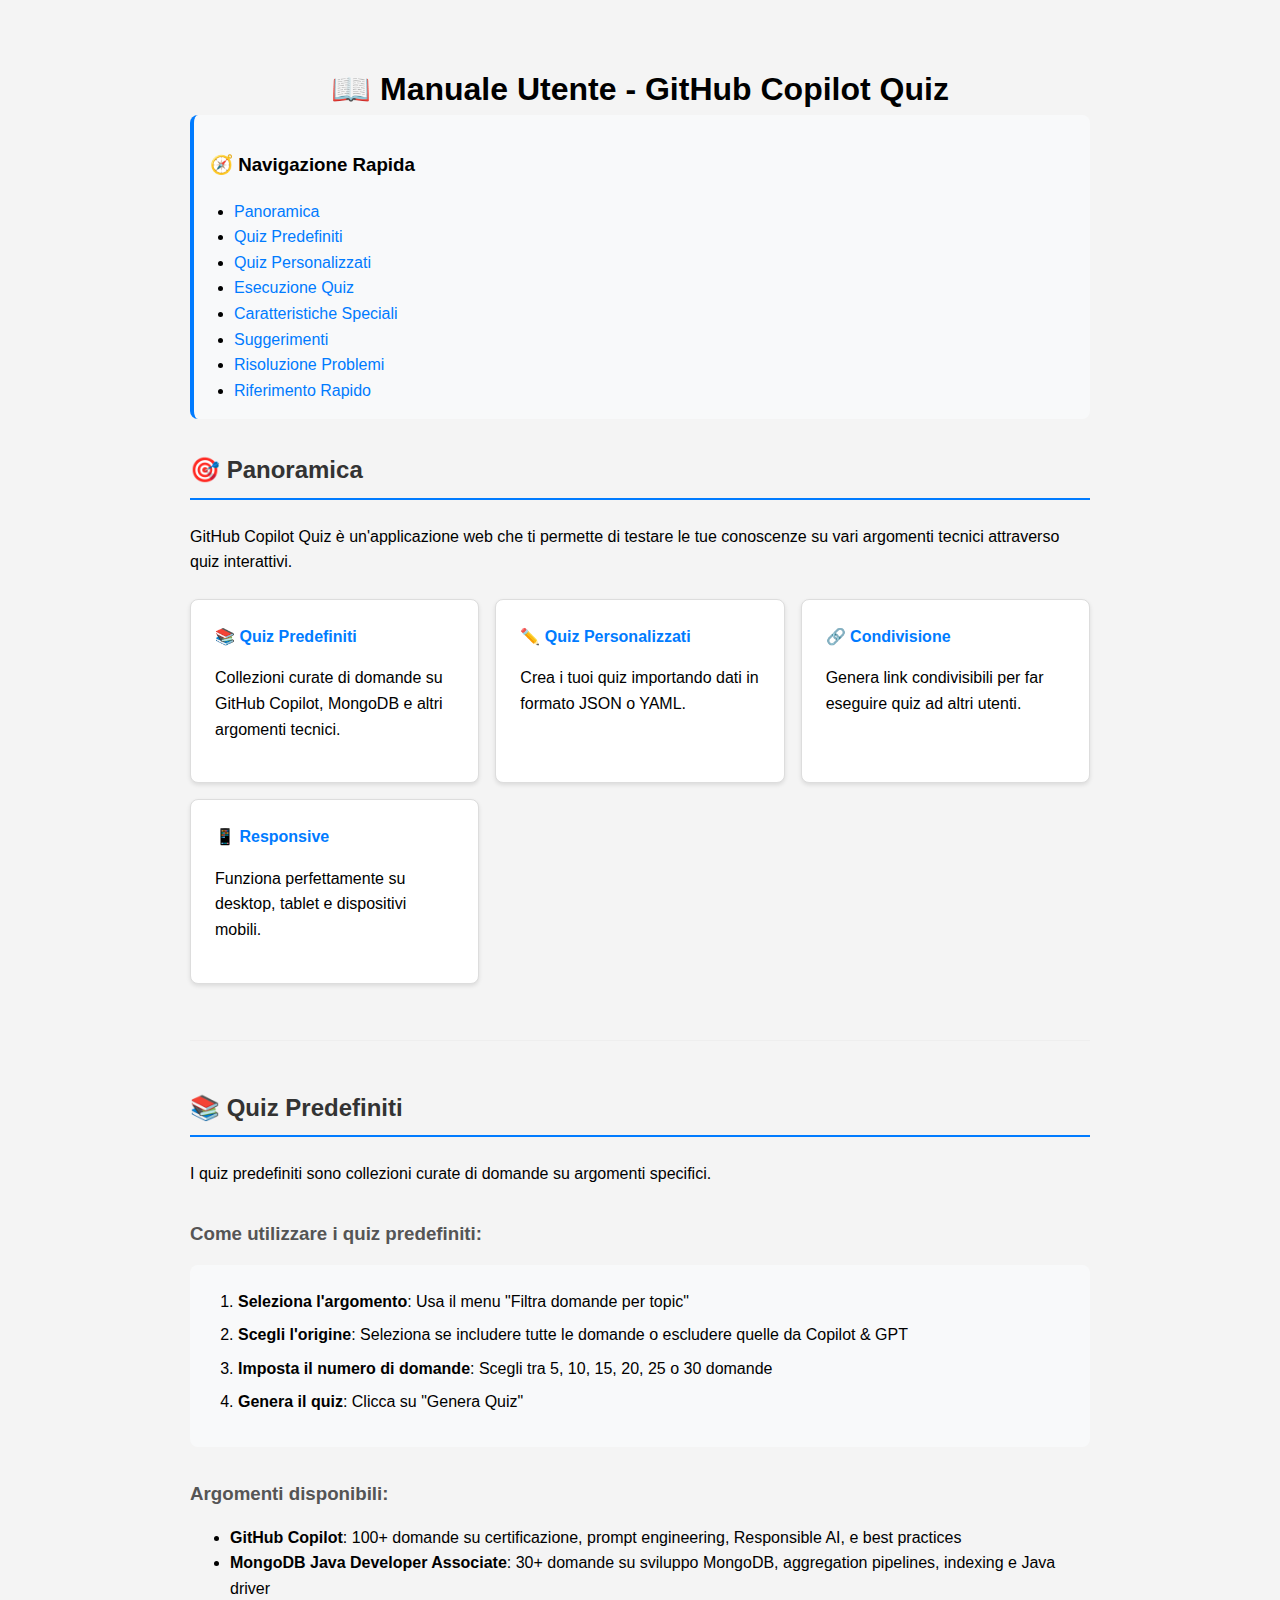
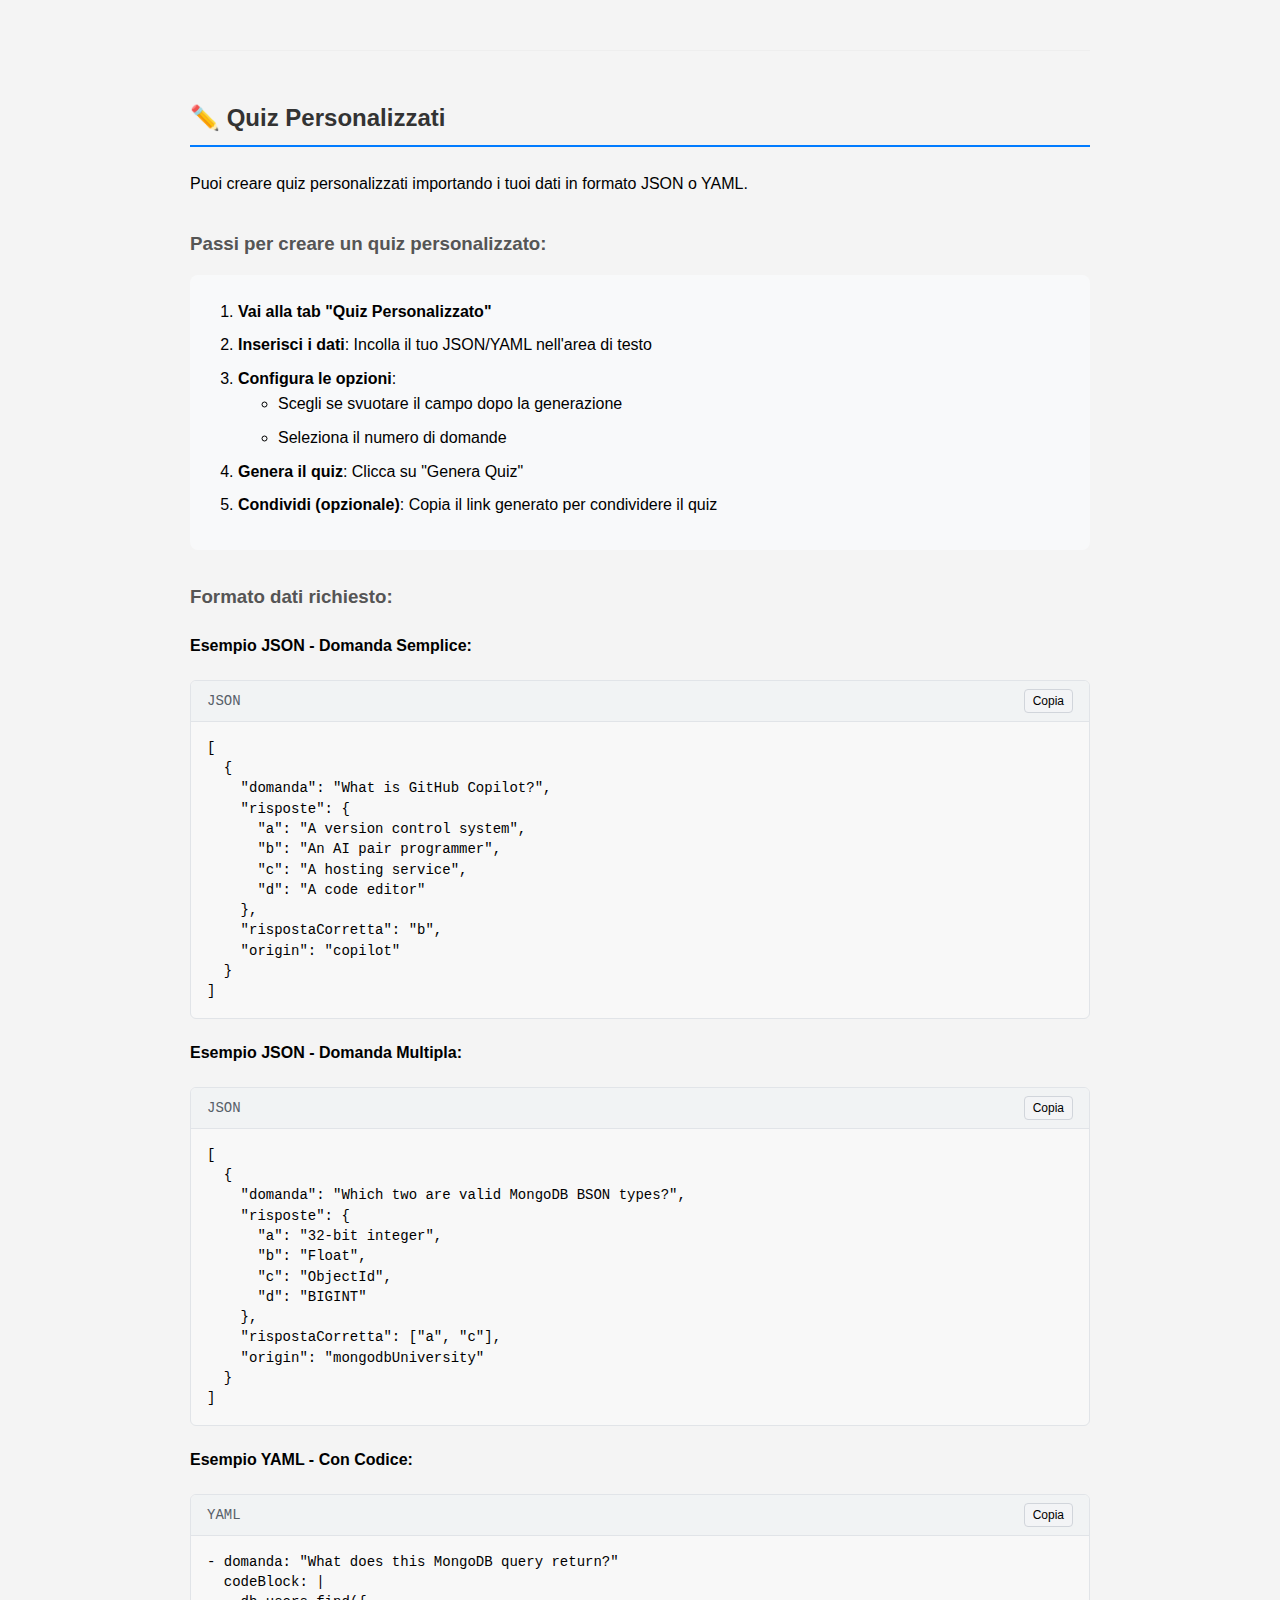
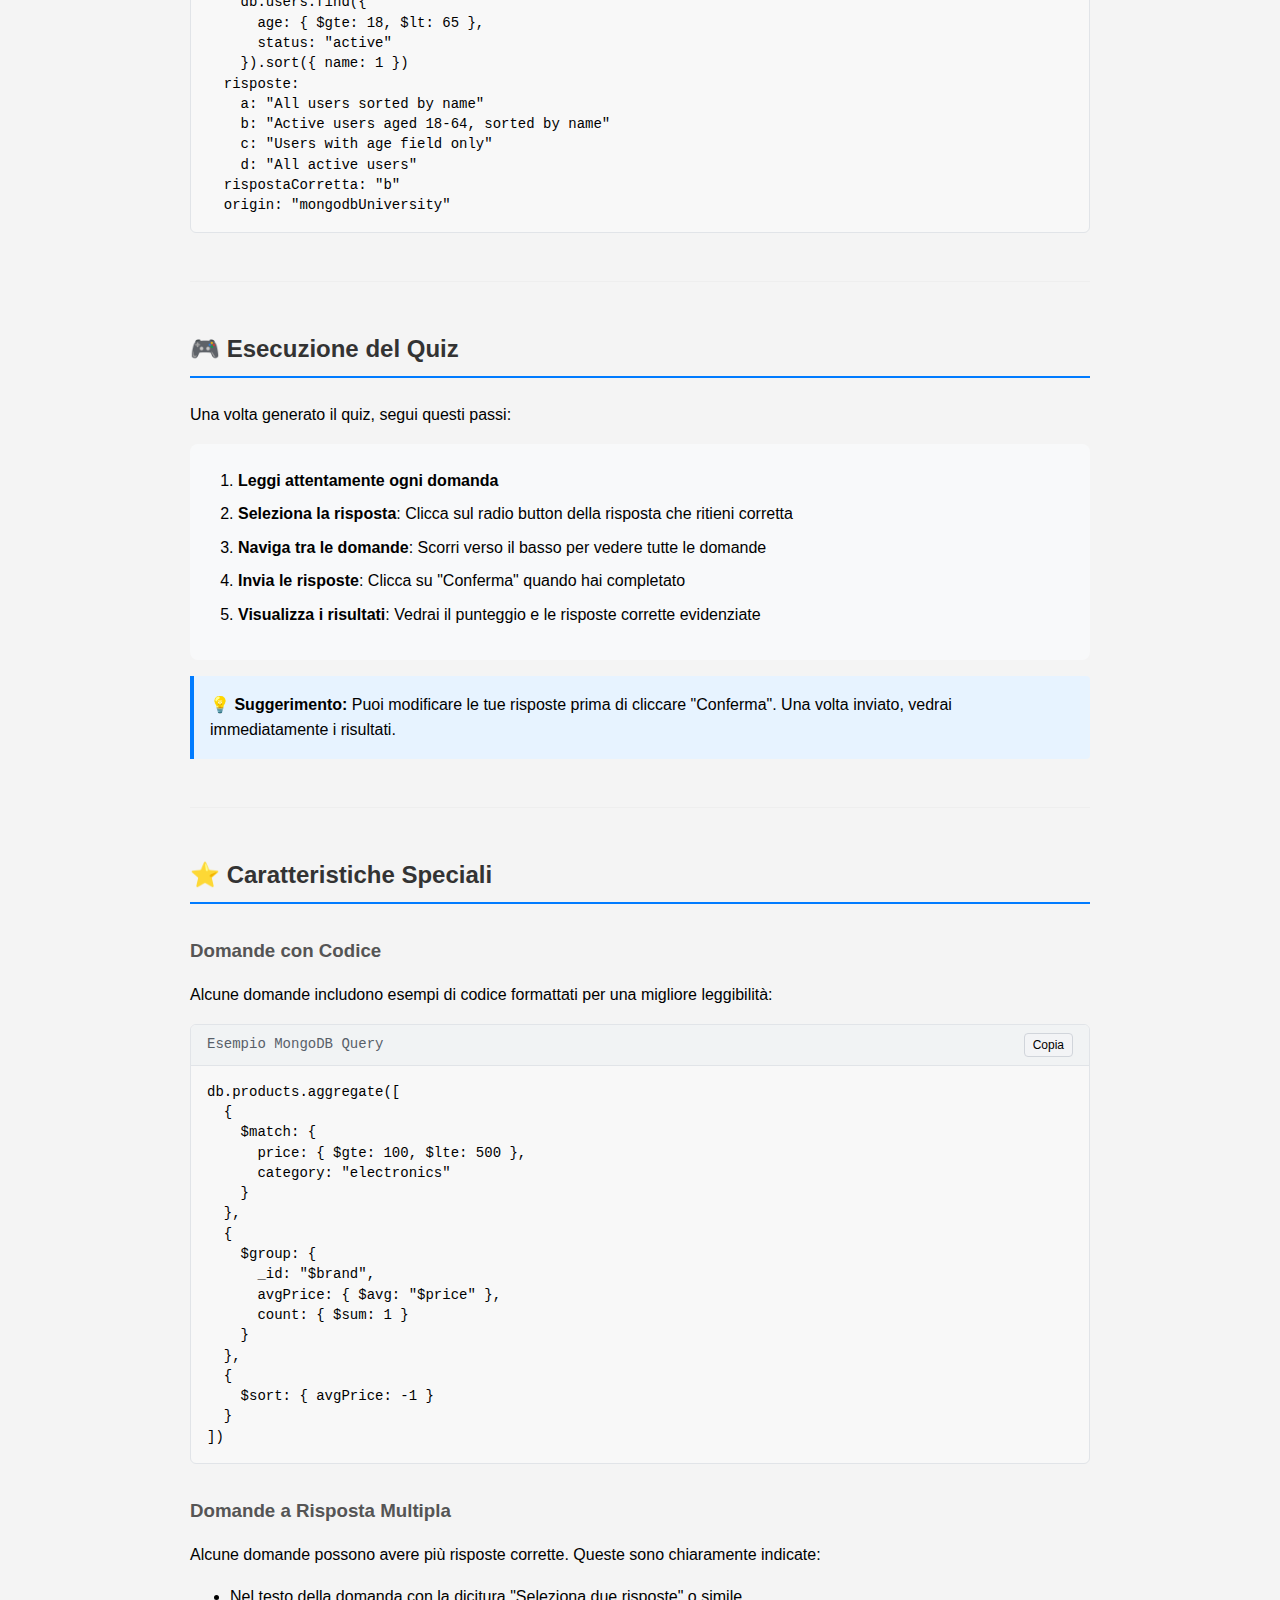
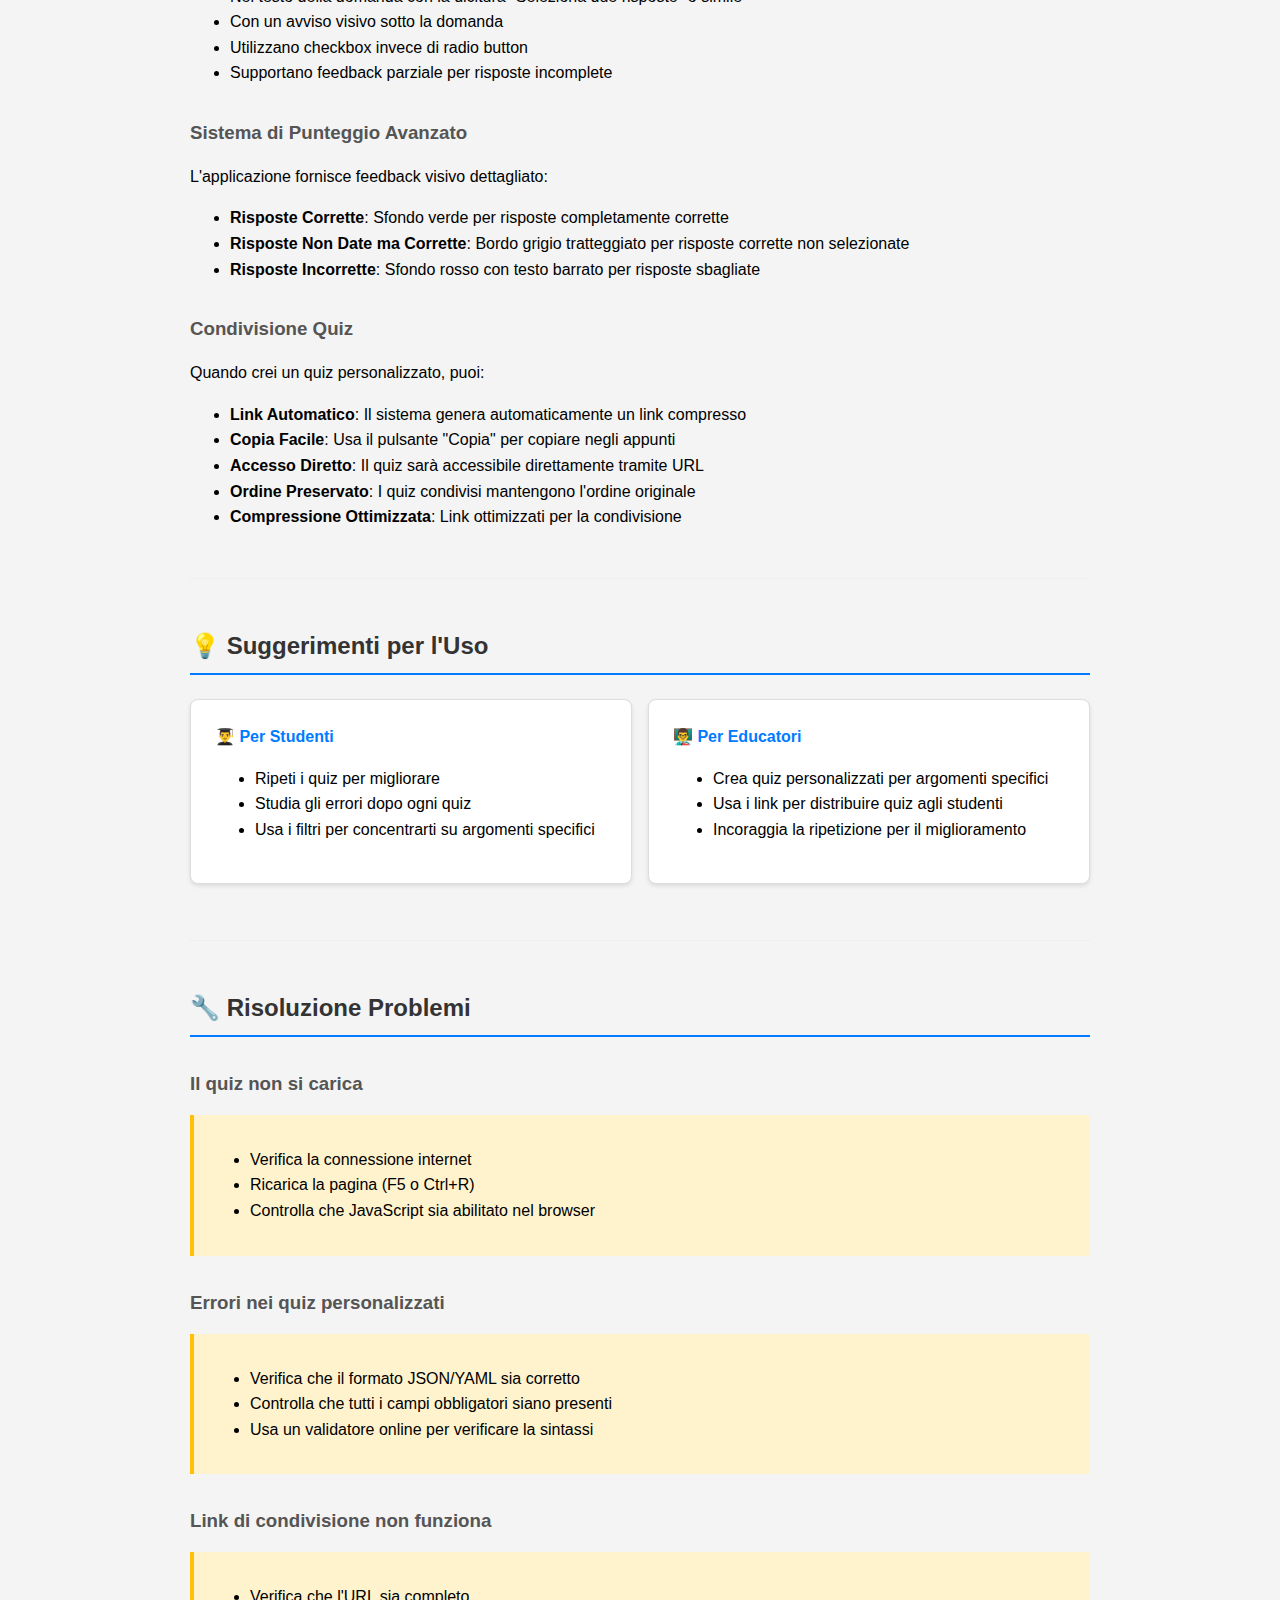
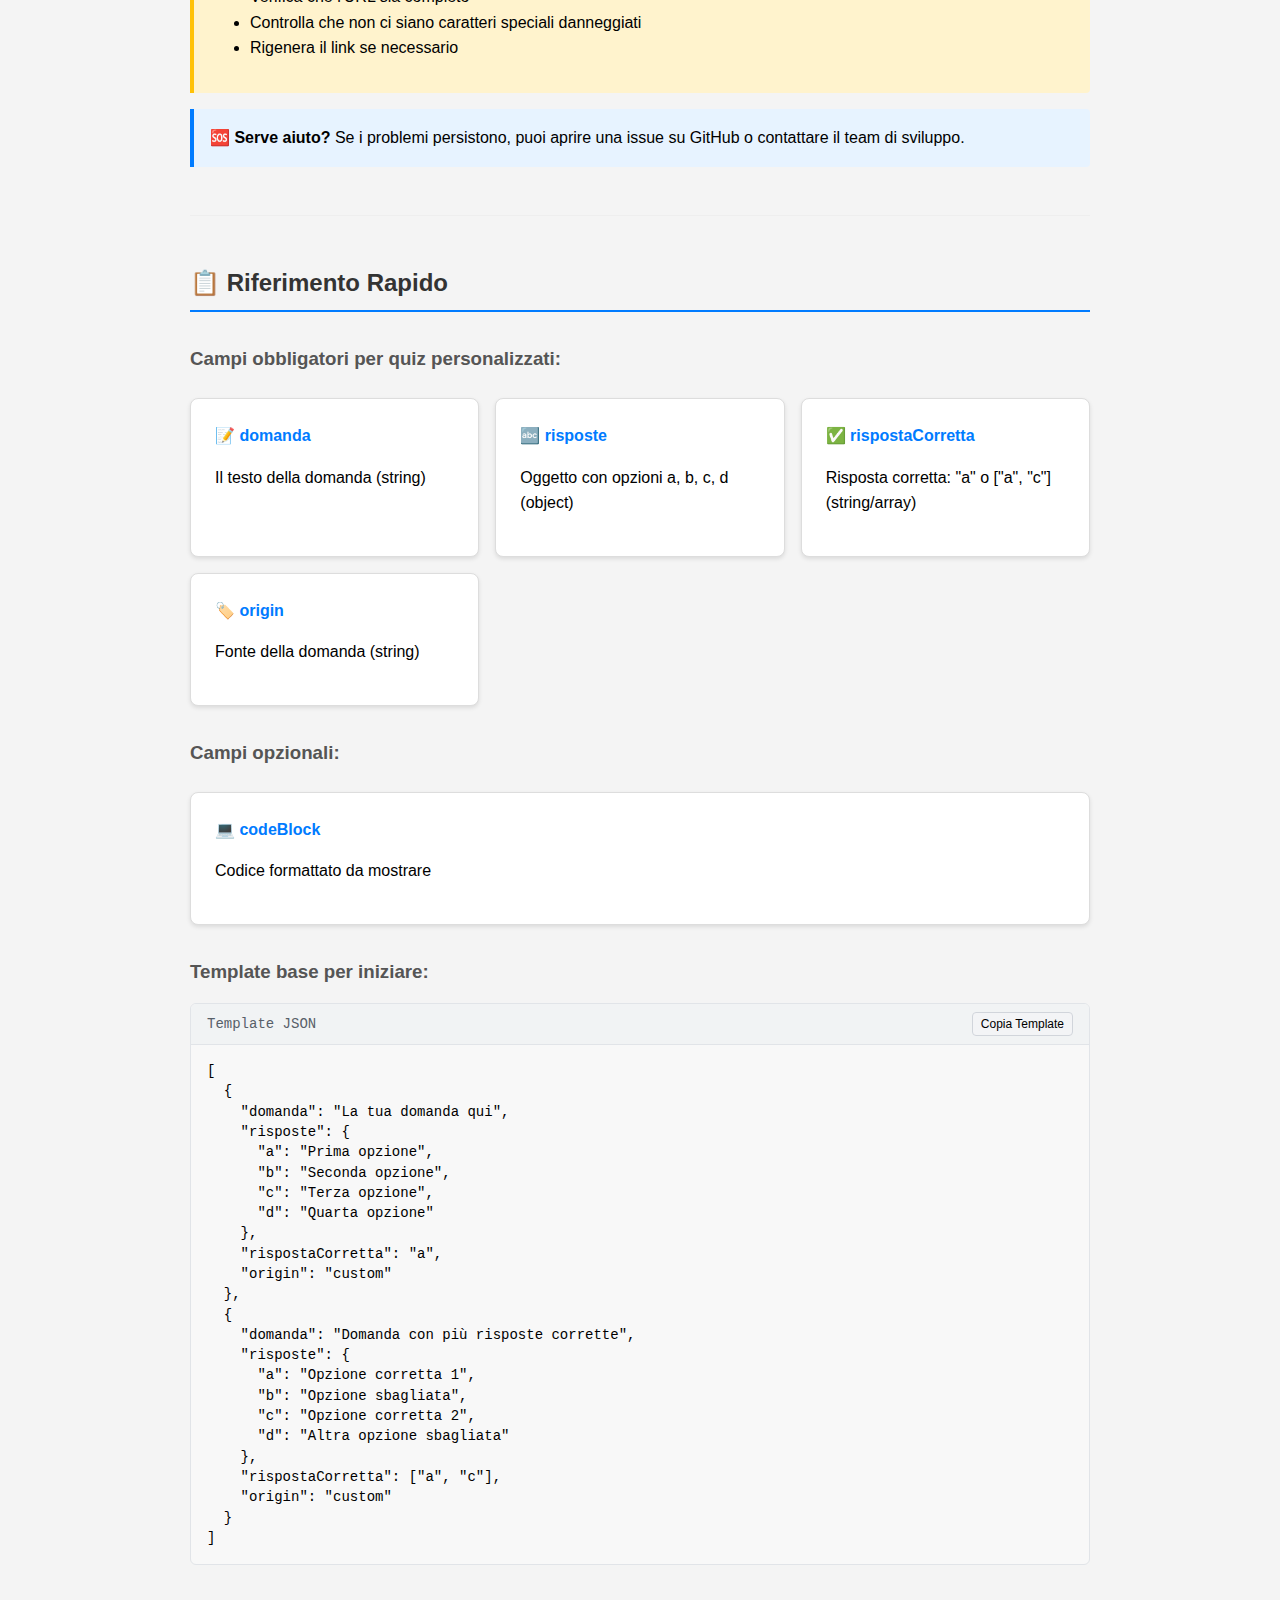
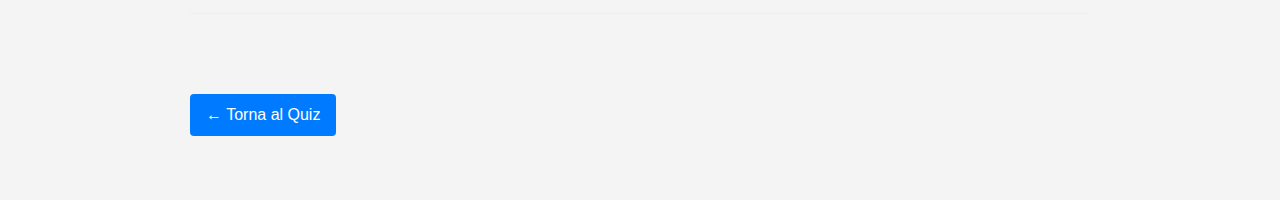
<file: docs/help.html>
<!DOCTYPE html>
<html lang="it">
<head>
  <meta charset="UTF-8">
  <meta name="viewport" content="width=device-width, initial-scale=1.0">
  <title>Manuale Utente - GitHub Copilot Quiz</title>
  <link rel="stylesheet" href="../src/styles/style.css">
  <style>
    .help-container {
      max-width: 900px;
      margin: 0 auto;
      padding: 2rem;
      line-height: 1.6;
    }
    
    .help-nav {
      background: #f8f9fa;
      padding: 1rem;
      border-radius: 8px;
      margin-bottom: 2rem;
      border-left: 4px solid #007bff;
    }
    
    .help-nav ul {
      margin: 0;
      padding-left: 1.5rem;
    }
    
    .help-nav a {
      color: #007bff;
      text-decoration: none;
    }
    
    .help-nav a:hover {
      text-decoration: underline;
    }
    
    .help-section {
      margin-bottom: 3rem;
      padding-bottom: 2rem;
      border-bottom: 1px solid #eee;
    }
    
    .help-section:last-child {
      border-bottom: none;
    }
    
    .help-section h2 {
      color: #333;
      border-bottom: 2px solid #007bff;
      padding-bottom: 0.5rem;
      margin-bottom: 1.5rem;
    }
    
    .help-section h3 {
      color: #555;
      margin-top: 2rem;
      margin-bottom: 1rem;
    }
    
    .step-list {
      background: #f8f9fa;
      padding: 1.5rem;
      border-radius: 8px;
      margin: 1rem 0;
    }
    
    .step-list ol {
      margin: 0;
      padding-left: 1.5rem;
    }
    
    .step-list li {
      margin-bottom: 0.5rem;
    }
    
    .feature-grid {
      display: grid;
      grid-template-columns: repeat(auto-fit, minmax(250px, 1fr));
      gap: 1rem;
      margin: 1.5rem 0;
    }
    
    .feature-card {
      background: #fff;
      border: 1px solid #ddd;
      border-radius: 8px;
      padding: 1.5rem;
      box-shadow: 0 2px 4px rgba(0,0,0,0.1);
    }
    
    .feature-card h4 {
      color: #007bff;
      margin-top: 0;
      margin-bottom: 1rem;
    }
    
    .code-example {
      background: #f8f8f8;
      border: 1px solid #e1e4e8;
      border-radius: 6px;
      padding: 0;
      margin: 1rem 0;
      font-family: 'SFMono-Regular', Consolas, 'Liberation Mono', Menlo, monospace;
      overflow: hidden;
      position: relative;
    }
    
    .code-header {
      background: #f1f3f4;
      border-bottom: 1px solid #e1e4e8;
      padding: 0.5rem 1rem;
      font-size: 0.875rem;
      color: #586069;
      display: flex;
      justify-content: space-between;
      align-items: center;
    }
    
    .code-content {
      padding: 1rem;
      overflow-x: auto;
      font-size: 0.875rem;
      line-height: 1.45;
      white-space: pre;
    }
    
    .copy-btn {
      background: #f3f4f6;
      border: 1px solid #d1d5db;
      border-radius: 4px;
      padding: 0.25rem 0.5rem;
      font-size: 0.75rem;
      cursor: pointer;
      transition: all 0.2s;
    }
    
    .copy-btn:hover {
      background: #e5e7eb;
      border-color: #9ca3af;
    }
    
    .copy-btn:active {
      background: #d1d5db;
    }
    
    .copy-btn.copied {
      background: #10b981;
      color: white;
      border-color: #10b981;
    }
    
    .tip-box {
      background: #e7f3ff;
      border-left: 4px solid #007bff;
      padding: 1rem;
      margin: 1rem 0;
      border-radius: 0 4px 4px 0;
    }
    
    .warning-box {
      background: #fff3cd;
      border-left: 4px solid #ffc107;
      padding: 1rem;
      margin: 1rem 0;
      border-radius: 0 4px 4px 0;
    }
    
    .back-link {
      display: inline-block;
      margin-top: 2rem;
      padding: 0.5rem 1rem;
      background: #007bff;
      color: white;
      text-decoration: none;
      border-radius: 4px;
      transition: background 0.3s;
    }
    
    .back-link:hover {
      background: #0056b3;
      color: white;
    }
    
    @media (max-width: 768px) {
      .help-container {
        padding: 1rem;
      }
      
      .feature-grid {
        grid-template-columns: 1fr;
      }
    }
  </style>
</head>
<body>
  <div class="help-container">
    <h1>📖 Manuale Utente - GitHub Copilot Quiz</h1>
    
    <div class="help-nav">
      <h3>🧭 Navigazione Rapida</h3>
      <ul>
        <li><a href="#panoramica">Panoramica</a></li>
        <li><a href="#quiz-predefiniti">Quiz Predefiniti</a></li>
        <li><a href="#quiz-personalizzati">Quiz Personalizzati</a></li>
        <li><a href="#esecuzione-quiz">Esecuzione Quiz</a></li>
        <li><a href="#caratteristiche">Caratteristiche Speciali</a></li>
        <li><a href="#suggerimenti">Suggerimenti</a></li>
        <li><a href="#risoluzione-problemi">Risoluzione Problemi</a></li>
        <li><a href="#riferimento-rapido">Riferimento Rapido</a></li>
      </ul>
    </div>

    <section id="panoramica" class="help-section">
      <h2>🎯 Panoramica</h2>
      <p>GitHub Copilot Quiz è un'applicazione web che ti permette di testare le tue conoscenze su vari argomenti tecnici attraverso quiz interattivi.</p>
      
      <div class="feature-grid">
        <div class="feature-card">
          <h4>📚 Quiz Predefiniti</h4>
          <p>Collezioni curate di domande su GitHub Copilot, MongoDB e altri argomenti tecnici.</p>
        </div>
        <div class="feature-card">
          <h4>✏️ Quiz Personalizzati</h4>
          <p>Crea i tuoi quiz importando dati in formato JSON o YAML.</p>
        </div>
        <div class="feature-card">
          <h4>🔗 Condivisione</h4>
          <p>Genera link condivisibili per far eseguire quiz ad altri utenti.</p>
        </div>
        <div class="feature-card">
          <h4>📱 Responsive</h4>
          <p>Funziona perfettamente su desktop, tablet e dispositivi mobili.</p>
        </div>
      </div>
    </section>

    <section id="quiz-predefiniti" class="help-section">
      <h2>📚 Quiz Predefiniti</h2>
      <p>I quiz predefiniti sono collezioni curate di domande su argomenti specifici.</p>
      
      <h3>Come utilizzare i quiz predefiniti:</h3>
      <div class="step-list">
        <ol>
          <li><strong>Seleziona l'argomento</strong>: Usa il menu "Filtra domande per topic"</li>
          <li><strong>Scegli l'origine</strong>: Seleziona se includere tutte le domande o escludere quelle da Copilot & GPT</li>
          <li><strong>Imposta il numero di domande</strong>: Scegli tra 5, 10, 15, 20, 25 o 30 domande</li>
          <li><strong>Genera il quiz</strong>: Clicca su "Genera Quiz"</li>
        </ol>
      </div>

      <h3>Argomenti disponibili:</h3>
      <ul>
        <li><strong>GitHub Copilot</strong>: 100+ domande su certificazione, prompt engineering, Responsible AI, e best practices</li>
        <li><strong>MongoDB Java Developer Associate</strong>: 30+ domande su sviluppo MongoDB, aggregation pipelines, indexing e Java driver</li>
      </ul>
    </section>

    <section id="quiz-personalizzati" class="help-section">
      <h2>✏️ Quiz Personalizzati</h2>
      <p>Puoi creare quiz personalizzati importando i tuoi dati in formato JSON o YAML.</p>
      
      <h3>Passi per creare un quiz personalizzato:</h3>
      <div class="step-list">
        <ol>
          <li><strong>Vai alla tab "Quiz Personalizzato"</strong></li>
          <li><strong>Inserisci i dati</strong>: Incolla il tuo JSON/YAML nell'area di testo</li>
          <li><strong>Configura le opzioni</strong>:
            <ul>
              <li>Scegli se svuotare il campo dopo la generazione</li>
              <li>Seleziona il numero di domande</li>
            </ul>
          </li>
          <li><strong>Genera il quiz</strong>: Clicca su "Genera Quiz"</li>
          <li><strong>Condividi (opzionale)</strong>: Copia il link generato per condividere il quiz</li>
        </ol>
      </div>

      <h3>Formato dati richiesto:</h3>
      
      <h4>Esempio JSON - Domanda Semplice:</h4>
      <div class="code-example">
        <div class="code-header">
          <span>JSON</span>
          <button class="copy-btn" onclick="copyCode(this, 'json-simple')">Copia</button>
        </div>
        <div class="code-content" id="json-simple">[
  {
    "domanda": "What is GitHub Copilot?",
    "risposte": {
      "a": "A version control system",
      "b": "An AI pair programmer",
      "c": "A hosting service",
      "d": "A code editor"
    },
    "rispostaCorretta": "b",
    "origin": "copilot"
  }
]</div>
      </div>

      <h4>Esempio JSON - Domanda Multipla:</h4>
      <div class="code-example">
        <div class="code-header">
          <span>JSON</span>
          <button class="copy-btn" onclick="copyCode(this, 'json-multiple')">Copia</button>
        </div>
        <div class="code-content" id="json-multiple">[
  {
    "domanda": "Which two are valid MongoDB BSON types?",
    "risposte": {
      "a": "32-bit integer",
      "b": "Float",
      "c": "ObjectId",
      "d": "BIGINT"
    },
    "rispostaCorretta": ["a", "c"],
    "origin": "mongodbUniversity"
  }
]</div>
      </div>

      <h4>Esempio YAML - Con Codice:</h4>
      <div class="code-example">
        <div class="code-header">
          <span>YAML</span>
          <button class="copy-btn" onclick="copyCode(this, 'yaml-code')">Copia</button>
        </div>
        <div class="code-content" id="yaml-code">- domanda: "What does this MongoDB query return?"
  codeBlock: |
    db.users.find({
      age: { $gte: 18, $lt: 65 },
      status: "active"
    }).sort({ name: 1 })
  risposte:
    a: "All users sorted by name"
    b: "Active users aged 18-64, sorted by name"
    c: "Users with age field only"
    d: "All active users"
  rispostaCorretta: "b"
  origin: "mongodbUniversity"</div>
      </div>
    </section>

    <section id="esecuzione-quiz" class="help-section">
      <h2>🎮 Esecuzione del Quiz</h2>
      <p>Una volta generato il quiz, segui questi passi:</p>
      
      <div class="step-list">
        <ol>
          <li><strong>Leggi attentamente ogni domanda</strong></li>
          <li><strong>Seleziona la risposta</strong>: Clicca sul radio button della risposta che ritieni corretta</li>
          <li><strong>Naviga tra le domande</strong>: Scorri verso il basso per vedere tutte le domande</li>
          <li><strong>Invia le risposte</strong>: Clicca su "Conferma" quando hai completato</li>
          <li><strong>Visualizza i risultati</strong>: Vedrai il punteggio e le risposte corrette evidenziate</li>
        </ol>
      </div>

      <div class="tip-box">
        <strong>💡 Suggerimento:</strong> Puoi modificare le tue risposte prima di cliccare "Conferma". Una volta inviato, vedrai immediatamente i risultati.
      </div>
    </section>

    <section id="caratteristiche" class="help-section">
      <h2>⭐ Caratteristiche Speciali</h2>
      
      <h3>Domande con Codice</h3>
      <p>Alcune domande includono esempi di codice formattati per una migliore leggibilità:</p>
      <div class="code-example">
        <div class="code-header">
          <span>Esempio MongoDB Query</span>
          <button class="copy-btn" onclick="copyCode(this, 'example-code')">Copia</button>
        </div>
        <div class="code-content" id="example-code">db.products.aggregate([
  {
    $match: {
      price: { $gte: 100, $lte: 500 },
      category: "electronics"
    }
  },
  {
    $group: {
      _id: "$brand",
      avgPrice: { $avg: "$price" },
      count: { $sum: 1 }
    }
  },
  {
    $sort: { avgPrice: -1 }
  }
])</div>
      </div>

      <h3>Domande a Risposta Multipla</h3>
      <p>Alcune domande possono avere più risposte corrette. Queste sono chiaramente indicate:</p>
      <ul>
        <li>Nel testo della domanda con la dicitura "Seleziona due risposte" o simile</li>
        <li>Con un avviso visivo sotto la domanda</li>
        <li>Utilizzano checkbox invece di radio button</li>
        <li>Supportano feedback parziale per risposte incomplete</li>
      </ul>

      <h3>Sistema di Punteggio Avanzato</h3>
      <p>L'applicazione fornisce feedback visivo dettagliato:</p>
      <ul>
        <li><strong>Risposte Corrette</strong>: Sfondo verde per risposte completamente corrette</li>
        <li><strong>Risposte Non Date ma Corrette</strong>: Bordo grigio tratteggiato per risposte corrette non selezionate</li>
        <li><strong>Risposte Incorrette</strong>: Sfondo rosso con testo barrato per risposte sbagliate</li>
      </ul>

      <h3>Condivisione Quiz</h3>
      <p>Quando crei un quiz personalizzato, puoi:</p>
      <ul>
        <li><strong>Link Automatico</strong>: Il sistema genera automaticamente un link compresso</li>
        <li><strong>Copia Facile</strong>: Usa il pulsante "Copia" per copiare negli appunti</li>
        <li><strong>Accesso Diretto</strong>: Il quiz sarà accessibile direttamente tramite URL</li>
        <li><strong>Ordine Preservato</strong>: I quiz condivisi mantengono l'ordine originale</li>
        <li><strong>Compressione Ottimizzata</strong>: Link ottimizzati per la condivisione</li>
      </ul>
    </section>

    <section id="suggerimenti" class="help-section">
      <h2>💡 Suggerimenti per l'Uso</h2>
      
      <div class="feature-grid">
        <div class="feature-card">
          <h4>👨‍🎓 Per Studenti</h4>
          <ul>
            <li>Ripeti i quiz per migliorare</li>
            <li>Studia gli errori dopo ogni quiz</li>
            <li>Usa i filtri per concentrarti su argomenti specifici</li>
          </ul>
        </div>
        <div class="feature-card">
          <h4>👨‍🏫 Per Educatori</h4>
          <ul>
            <li>Crea quiz personalizzati per argomenti specifici</li>
            <li>Usa i link per distribuire quiz agli studenti</li>
            <li>Incoraggia la ripetizione per il miglioramento</li>
          </ul>
        </div>
      </div>
    </section>

    <section id="risoluzione-problemi" class="help-section">
      <h2>🔧 Risoluzione Problemi</h2>
      
      <h3>Il quiz non si carica</h3>
      <div class="warning-box">
        <ul>
          <li>Verifica la connessione internet</li>
          <li>Ricarica la pagina (F5 o Ctrl+R)</li>
          <li>Controlla che JavaScript sia abilitato nel browser</li>
        </ul>
      </div>

      <h3>Errori nei quiz personalizzati</h3>
      <div class="warning-box">
        <ul>
          <li>Verifica che il formato JSON/YAML sia corretto</li>
          <li>Controlla che tutti i campi obbligatori siano presenti</li>
          <li>Usa un validatore online per verificare la sintassi</li>
        </ul>
      </div>

      <h3>Link di condivisione non funziona</h3>
      <div class="warning-box">
        <ul>
          <li>Verifica che l'URL sia completo</li>
          <li>Controlla che non ci siano caratteri speciali danneggiati</li>
          <li>Rigenera il link se necessario</li>
        </ul>
      </div>

      <div class="tip-box">
        <strong>🆘 Serve aiuto?</strong> Se i problemi persistono, puoi aprire una issue su GitHub o contattare il team di sviluppo.
      </div>
    </section>

    <section id="riferimento-rapido" class="help-section">
      <h2>📋 Riferimento Rapido</h2>
      
      <h3>Campi obbligatori per quiz personalizzati:</h3>
      <div class="feature-grid">
        <div class="feature-card">
          <h4>📝 domanda</h4>
          <p>Il testo della domanda (string)</p>
        </div>
        <div class="feature-card">
          <h4>🔤 risposte</h4>
          <p>Oggetto con opzioni a, b, c, d (object)</p>
        </div>
        <div class="feature-card">
          <h4>✅ rispostaCorretta</h4>
          <p>Risposta corretta: "a" o ["a", "c"] (string/array)</p>
        </div>
        <div class="feature-card">
          <h4>🏷️ origin</h4>
          <p>Fonte della domanda (string)</p>
        </div>
      </div>

      <h3>Campi opzionali:</h3>
      <div class="feature-grid">
        <div class="feature-card">
          <h4>💻 codeBlock</h4>
          <p>Codice formattato da mostrare</p>
        </div>
      </div>

      <h3>Template base per iniziare:</h3>
      <div class="code-example">
        <div class="code-header">
          <span>Template JSON</span>
          <button class="copy-btn" onclick="copyCode(this, 'template-json')">Copia Template</button>
        </div>
        <div class="code-content" id="template-json">[
  {
    "domanda": "La tua domanda qui",
    "risposte": {
      "a": "Prima opzione",
      "b": "Seconda opzione", 
      "c": "Terza opzione",
      "d": "Quarta opzione"
    },
    "rispostaCorretta": "a",
    "origin": "custom"
  },
  {
    "domanda": "Domanda con più risposte corrette",
    "risposte": {
      "a": "Opzione corretta 1",
      "b": "Opzione sbagliata",
      "c": "Opzione corretta 2", 
      "d": "Altra opzione sbagliata"
    },
    "rispostaCorretta": ["a", "c"],
    "origin": "custom"
  }
]</div>
      </div>
    </section>

    <a href="../index.html" class="back-link">← Torna al Quiz</a>
  </div>

  <script>
    function copyCode(button, elementId) {
      const codeElement = document.getElementById(elementId);
      const text = codeElement.textContent;
      
      // Use the modern Clipboard API if available
      if (navigator.clipboard && window.isSecureContext) {
        navigator.clipboard.writeText(text).then(() => {
          showCopySuccess(button);
        }).catch(err => {
          console.error('Failed to copy: ', err);
          fallbackCopyTextToClipboard(text, button);
        });
      } else {
        // Fallback for older browsers
        fallbackCopyTextToClipboard(text, button);
      }
    }
    
    function fallbackCopyTextToClipboard(text, button) {
      const textArea = document.createElement("textarea");
      textArea.value = text;
      
      // Avoid scrolling to bottom
      textArea.style.top = "0";
      textArea.style.left = "0";
      textArea.style.position = "fixed";
      textArea.style.opacity = "0";
      
      document.body.appendChild(textArea);
      textArea.focus();
      textArea.select();
      
      try {
        const successful = document.execCommand('copy');
        if (successful) {
          showCopySuccess(button);
        } else {
          console.error('Fallback: Copying text command was unsuccessful');
        }
      } catch (err) {
        console.error('Fallback: Oops, unable to copy', err);
      }
      
      document.body.removeChild(textArea);
    }
    
    function showCopySuccess(button) {
      const originalText = button.textContent;
      button.textContent = 'Copiato!';
      button.classList.add('copied');
      
      setTimeout(() => {
        button.textContent = originalText;
        button.classList.remove('copied');
      }, 2000);
    }
    
    // Add keyboard shortcut for copying code blocks
    document.addEventListener('keydown', function(e) {
      if (e.ctrlKey && e.key === 'c' && e.target.closest('.code-content')) {
        e.preventDefault();
        const codeElement = e.target.closest('.code-example').querySelector('.code-content');
        const button = e.target.closest('.code-example').querySelector('.copy-btn');
        copyCode(button, codeElement.id);
      }
    });
  </script>
</body>
</html>
</file>
<file: src/styles/style.css>
body {
  font-family: Arial, sans-serif;
  background: #f4f4f4;
  margin: 0;
  padding: 2rem;
}

.container {
  max-width: 800px;
  margin: auto;
  background: white;
  padding: 2rem;
  border-radius: 8px;
  box-shadow: 0 0 10px rgba(0, 0, 0, 0.1);
}

.header {
  display: flex;
  justify-content: space-between;
  align-items: center;
  margin-bottom: 30px;
  flex-wrap: wrap;
  gap: 1rem;
}

h1 {
  margin: 0;
  flex: 1;
  text-align: center;
}

.help-link {
  display: inline-flex;
  align-items: center;
  gap: 0.5rem;
  padding: 8px 16px;
  background-color: #f8f9fa;
  color: #495057;
  text-decoration: none;
  border-radius: 6px;
  border: 1px solid #dee2e6;
  font-size: 14px;
  font-weight: 500;
  transition: all 0.2s ease;
}

.help-link:hover {
  background-color: #e9ecef;
  color: #212529;
  text-decoration: none;
}

@media (max-width: 600px) {
  .header {
    flex-direction: column;
    text-align: center;
  }

  h1 {
    text-align: center;
  }
}

.question {
  margin-bottom: 1.5rem;
  padding: 15px;
  border: 1px solid #ddd;
  border-radius: 5px;
}

.multiple-answer-notice {
  margin: 8px 0;
  padding: 8px;
  background-color: #fff3e0;
  border-radius: 4px;
  border-left: 4px solid #ffbf00;
}

.options label {
  display: block;
  margin: 8px 0;
  padding: 8px;
  border: 1px solid #ddd;
  border-radius: 4px;
  cursor: pointer;
}

.options label:hover {
  background-color: #f8f8f8;
}

.correct {
  color: green;
  background-color: #e8f5e9 !important;
  border-color: #81c784 !important;
}

.incorrect {
  color: red;
  text-decoration: line-through;
  background-color: #ffebee !important;
  border-color: #e57373 !important;
}

.partially-correct {
  color: rgb(173, 145, 0);
  background-color: #fff9eb !important;
  border-color: #e5d473 !important;
}

.unanswered-correct {
  border: 2px dashed #9e9e9e !important;
  background-color: #ececec;
}

/* Tabs styling */
.tabs {
  display: flex;
  gap: 10px;
  margin-bottom: 20px;
  border-bottom: 2px solid #ddd;
  padding-bottom: 10px;
}

.tab-btn {
  padding: 10px 20px;
  border: none;
  background: none;
  cursor: pointer;
  font-size: 16px;
  color: #666;
  transition: all 0.3s;
}

.tab-btn:hover {
  color: #000;
}

.tab-btn.active {
  color: #000;
  font-weight: bold;
  border-bottom: 2px solid #000;
  margin-bottom: -12px;
}

.tab-content {
  display: none;
  padding: 20px 0;
}

.tab-content.active {
  display: block;
}

button.genBtn,
#submitBtn {
  padding: 10px 20px;
  background-color: #2196F3;
  color: white;
  border: none;
  border-radius: 5px;
  cursor: pointer;
  font-size: 16px;
  margin: 16px 0;
  transition: background-color 0.3s;
}

button.genBtn:hover,
#submitBtn:hover {
  background-color: #1976D2;
}

select,
textarea {
  padding: 8px;
  border: 1px solid #ddd;
  border-radius: 4px;
  font-size: 14px;
  width: 100%;
  max-width: 400px;
}

textarea {
  max-width: 100%;
  min-height: 150px;
}

.code-block {
  background-color: #f5f5f5;
  padding: 15px;
  margin: 10px 0;
  border-radius: 5px;
  overflow-x: auto;
  font-family: monospace;
}

.link-wrapper {
  display: flex;
  gap: 8px;
  margin-top: 8px;
}

.link-wrapper input {
  flex: 1;
  padding: 8px;
  border: 1px solid #ddd;
  border-radius: 4px;
  font-size: 14px;
  background-color: #f8f8f8;
}

.copyBtn {
  padding: 8px 16px;
  background-color: #4CAF50;
  color: white;
  border: none;
  border-radius: 4px;
  cursor: pointer;
  transition: background-color 0.3s;
}

.copyBtn:hover {
  background-color: #45a049;
}

.link-help {
  margin-top: 8px;
  color: #666;
  font-size: 14px;
}

.wip-tag {
  display: inline-block;
  background-color: #ff9800;
  color: white;
  padding: 4px 8px;
  border-radius: 4px;
  font-size: 12px;
  font-weight: bold;
  margin-left: 8px;
  vertical-align: middle;
}
</file>
